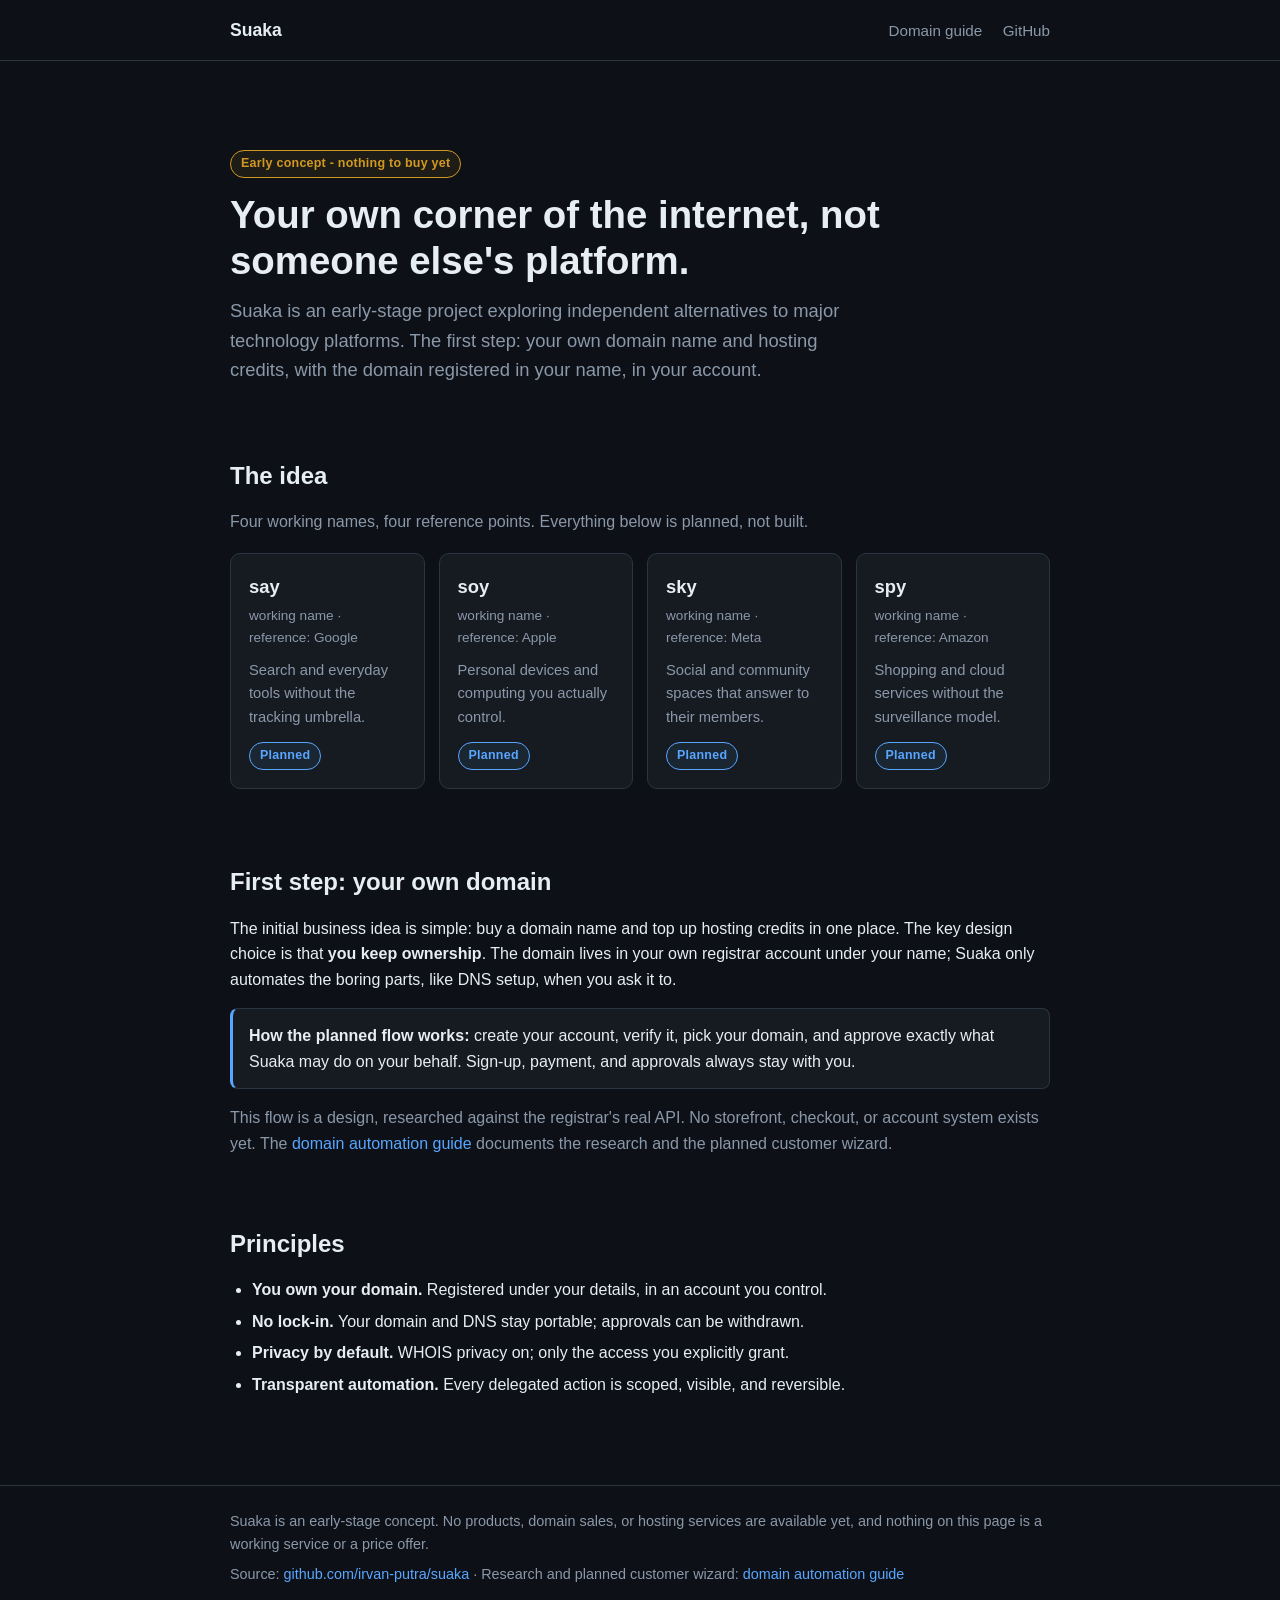
<file: site/index.html>
<!DOCTYPE html>
<html lang="en">
<head>
<meta charset="utf-8">
<meta name="viewport" content="width=device-width, initial-scale=1">
<title>Suaka - independent alternatives to big tech</title>
<meta name="description" content="Suaka is an early-stage concept for independent alternatives to major technology platforms. First step: your own domain and hosting, with you in control.">
<link rel="stylesheet" href="assets/style.css">
</head>
<body>

<header class="site-nav">
  <div class="wrap">
    <a class="brand" href="./">Suaka</a>
    <nav>
      <a href="guide/">Domain guide</a>
      <a href="https://github.com/irvan-putra/suaka">GitHub</a>
    </nav>
  </div>
</header>

<main class="wrap">

  <div class="hero">
    <span class="badge">Early concept - nothing to buy yet</span>
    <h1>Your own corner of the internet, not someone else's platform.</h1>
    <p class="lede">Suaka is an early-stage project exploring independent alternatives to major technology platforms. The first step: your own domain name and hosting credits, with the domain registered in your name, in your account.</p>
  </div>

  <section>
    <h2>The idea</h2>
    <p class="muted">Four working names, four reference points. Everything below is planned, not built.</p>
    <div class="cards">
      <div class="card">
        <h3>say</h3>
        <div class="ref">working name &middot; reference: Google</div>
        <p>Search and everyday tools without the tracking umbrella.</p>
        <span class="badge planned">Planned</span>
      </div>
      <div class="card">
        <h3>soy</h3>
        <div class="ref">working name &middot; reference: Apple</div>
        <p>Personal devices and computing you actually control.</p>
        <span class="badge planned">Planned</span>
      </div>
      <div class="card">
        <h3>sky</h3>
        <div class="ref">working name &middot; reference: Meta</div>
        <p>Social and community spaces that answer to their members.</p>
        <span class="badge planned">Planned</span>
      </div>
      <div class="card">
        <h3>spy</h3>
        <div class="ref">working name &middot; reference: Amazon</div>
        <p>Shopping and cloud services without the surveillance model.</p>
        <span class="badge planned">Planned</span>
      </div>
    </div>
  </section>

  <section>
    <h2>First step: your own domain</h2>
    <p>The initial business idea is simple: buy a domain name and top up hosting credits in one place. The key design choice is that <strong>you keep ownership</strong>. The domain lives in your own registrar account under your name; Suaka only automates the boring parts, like DNS setup, when you ask it to.</p>
    <div class="callout">
      <p><strong>How the planned flow works:</strong> create your account, verify it, pick your domain, and approve exactly what Suaka may do on your behalf. Sign-up, payment, and approvals always stay with you.</p>
    </div>
    <p class="muted">This flow is a design, researched against the registrar's real API. No storefront, checkout, or account system exists yet. The <a href="guide/">domain automation guide</a> documents the research and the planned customer wizard.</p>
  </section>

  <section>
    <h2>Principles</h2>
    <ul class="plain">
      <li><strong>You own your domain.</strong> Registered under your details, in an account you control.</li>
      <li><strong>No lock-in.</strong> Your domain and DNS stay portable; approvals can be withdrawn.</li>
      <li><strong>Privacy by default.</strong> WHOIS privacy on; only the access you explicitly grant.</li>
      <li><strong>Transparent automation.</strong> Every delegated action is scoped, visible, and reversible.</li>
    </ul>
  </section>

</main>

<footer>
  <div class="wrap">
    <p>Suaka is an early-stage concept. No products, domain sales, or hosting services are available yet, and nothing on this page is a working service or a price offer.</p>
    <p>Source: <a href="https://github.com/irvan-putra/suaka">github.com/irvan-putra/suaka</a> &middot; Research and planned customer wizard: <a href="guide/">domain automation guide</a></p>
  </div>
</footer>

</body>
</html>
</file>
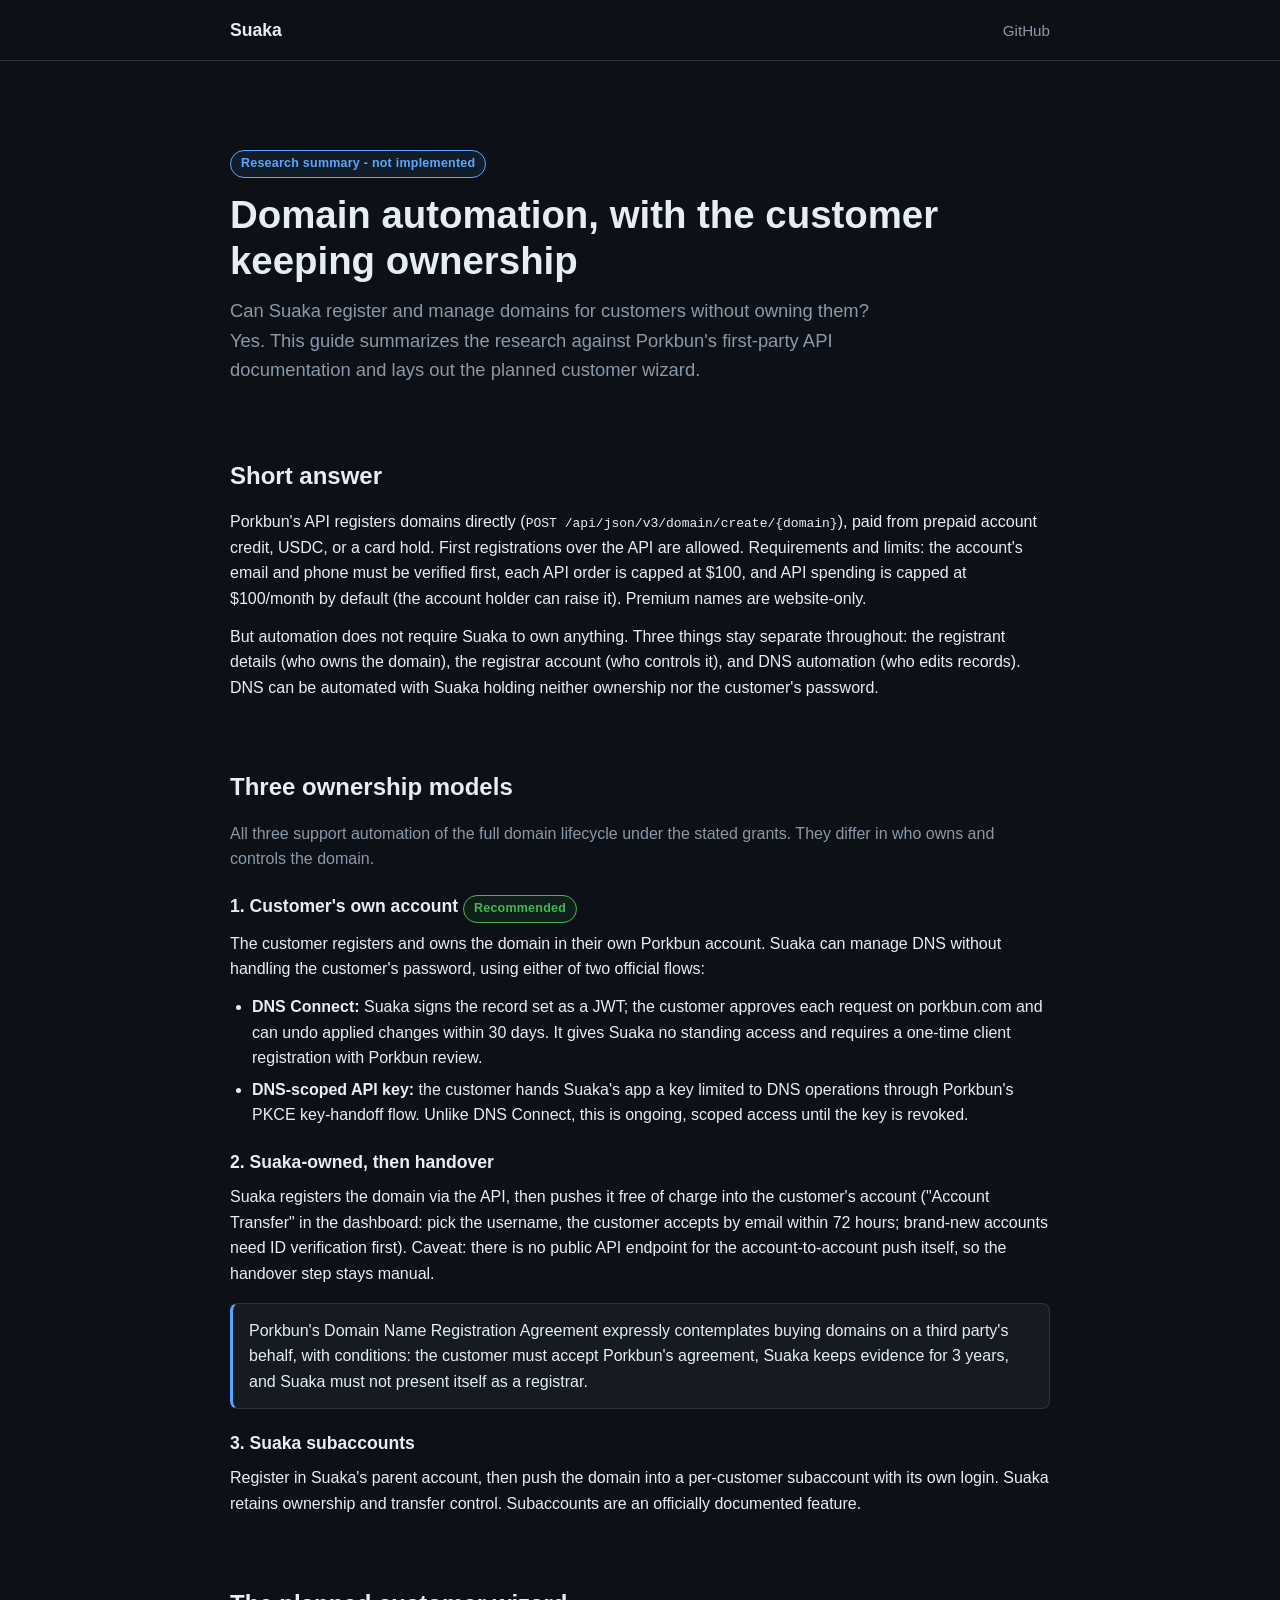
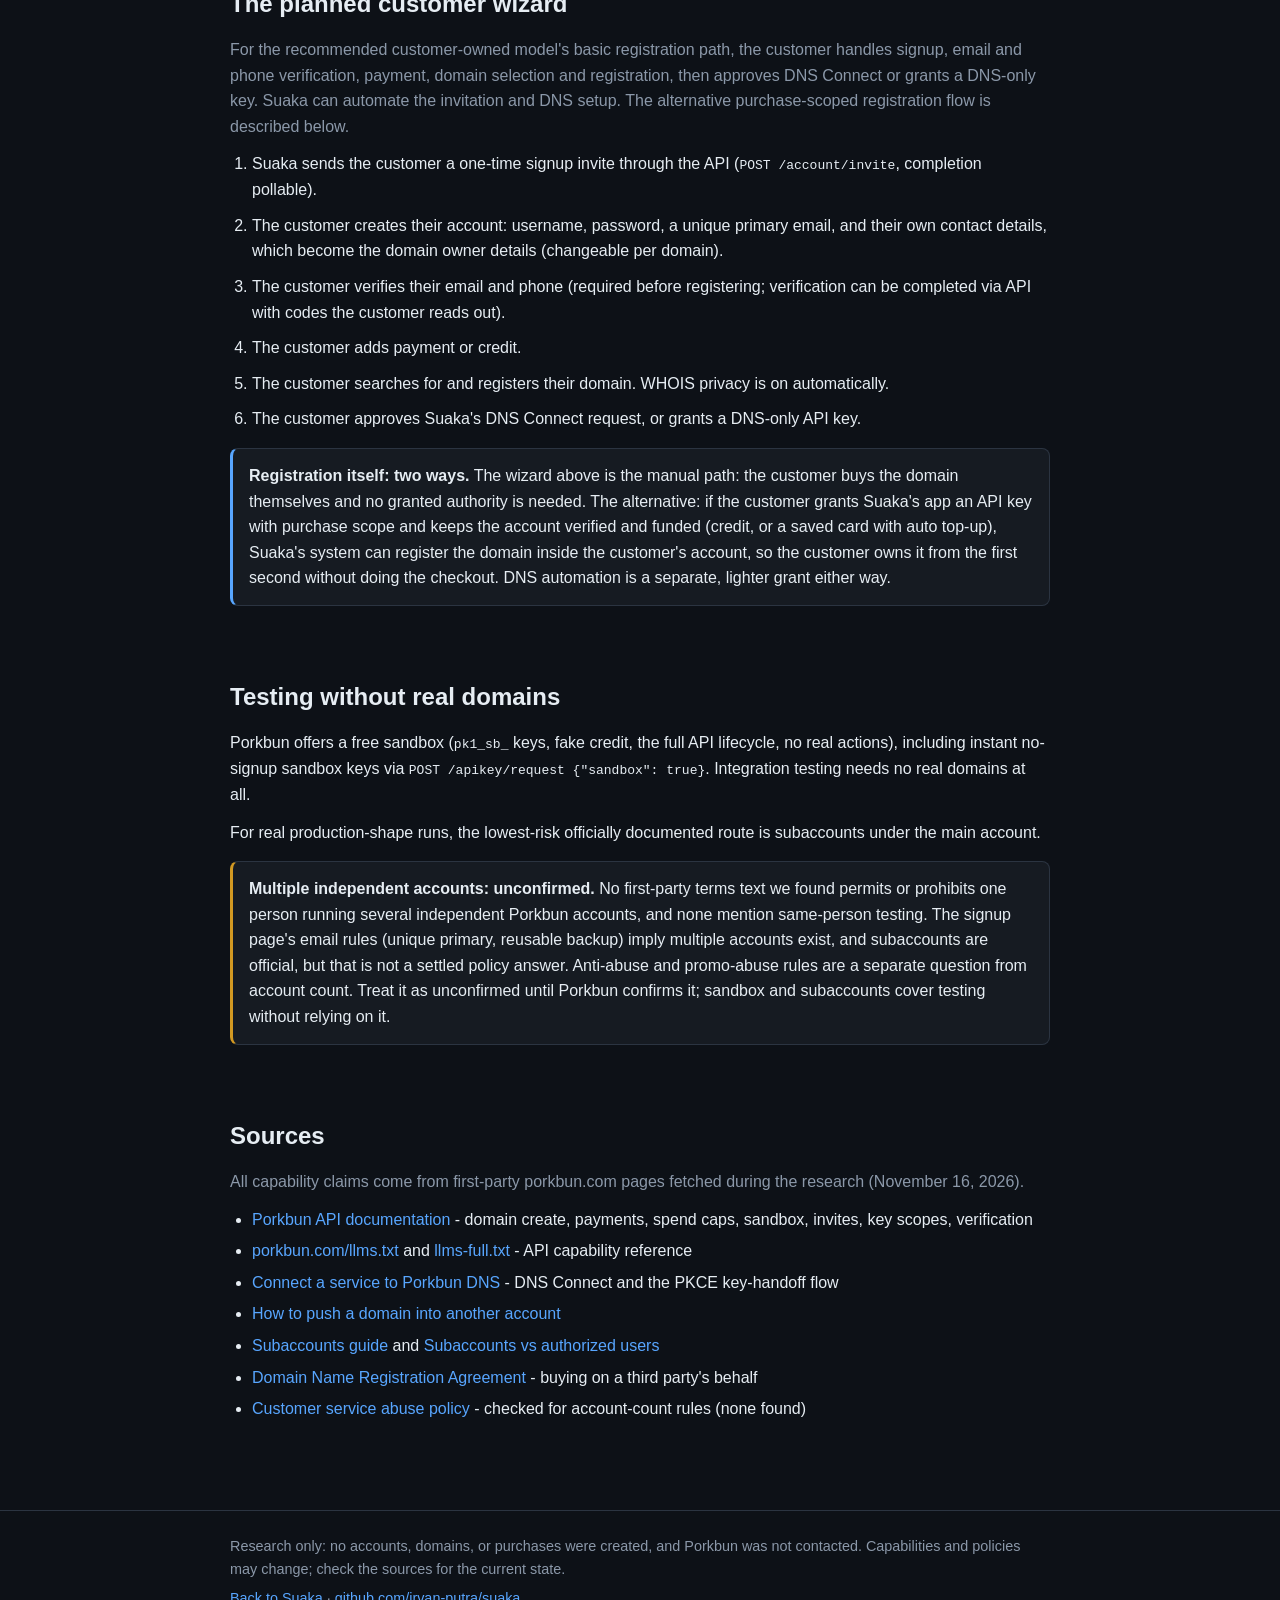
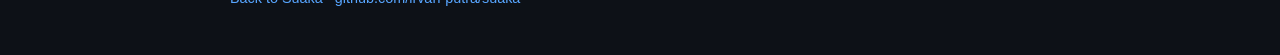
<file: site/guide/index.html>
<!DOCTYPE html>
<html lang="en">
<head>
<meta charset="utf-8">
<meta name="viewport" content="width=device-width, initial-scale=1">
<title>Domain automation guide - Suaka</title>
<meta name="description" content="Research summary: how Suaka can automate domain registration and DNS for customers through the Porkbun API while customers keep ownership. Includes the planned customer wizard.">
<link rel="stylesheet" href="../assets/style.css">
</head>
<body>

<header class="site-nav">
  <div class="wrap">
    <a class="brand" href="../">Suaka</a>
    <nav>
      <a href="https://github.com/irvan-putra/suaka">GitHub</a>
    </nav>
  </div>
</header>

<main class="wrap">

  <div class="hero">
    <span class="badge planned">Research summary - not implemented</span>
    <h1>Domain automation, with the customer keeping ownership</h1>
    <p class="lede">Can Suaka register and manage domains for customers without owning them? Yes. This guide summarizes the research against Porkbun's first-party API documentation and lays out the planned customer wizard.</p>
  </div>

  <section>
    <h2>Short answer</h2>
    <p>Porkbun's API registers domains directly (<code>POST /api/json/v3/domain/create/{domain}</code>), paid from prepaid account credit, USDC, or a card hold. First registrations over the API are allowed. Requirements and limits: the account's email and phone must be verified first, each API order is capped at $100, and API spending is capped at $100/month by default (the account holder can raise it). Premium names are website-only.</p>
    <p>But automation does not require Suaka to own anything. Three things stay separate throughout: the registrant details (who owns the domain), the registrar account (who controls it), and DNS automation (who edits records). DNS can be automated with Suaka holding neither ownership nor the customer's password.</p>
  </section>

  <section>
    <h2>Three ownership models</h2>
    <p class="muted">All three support automation of the full domain lifecycle under the stated grants. They differ in who owns and controls the domain.</p>

    <h3>1. Customer's own account <span class="badge ok">Recommended</span></h3>
    <p>The customer registers and owns the domain in their own Porkbun account. Suaka can manage DNS without handling the customer's password, using either of two official flows:</p>
    <ul class="plain">
      <li><strong>DNS Connect:</strong> Suaka signs the record set as a JWT; the customer approves each request on porkbun.com and can undo applied changes within 30 days. It gives Suaka no standing access and requires a one-time client registration with Porkbun review.</li>
      <li><strong>DNS-scoped API key:</strong> the customer hands Suaka's app a key limited to DNS operations through Porkbun's PKCE key-handoff flow. Unlike DNS Connect, this is ongoing, scoped access until the key is revoked.</li>
    </ul>

    <h3>2. Suaka-owned, then handover</h3>
    <p>Suaka registers the domain via the API, then pushes it free of charge into the customer's account ("Account Transfer" in the dashboard: pick the username, the customer accepts by email within 72 hours; brand-new accounts need ID verification first). Caveat: there is no public API endpoint for the account-to-account push itself, so the handover step stays manual.</p>
    <div class="callout">
      <p>Porkbun's Domain Name Registration Agreement expressly contemplates buying domains on a third party's behalf, with conditions: the customer must accept Porkbun's agreement, Suaka keeps evidence for 3 years, and Suaka must not present itself as a registrar.</p>
    </div>

    <h3>3. Suaka subaccounts</h3>
    <p>Register in Suaka's parent account, then push the domain into a per-customer subaccount with its own login. Suaka retains ownership and transfer control. Subaccounts are an officially documented feature.</p>
  </section>

  <section>
    <h2>The planned customer wizard</h2>
    <p class="muted">For the recommended customer-owned model's basic registration path, the customer handles signup, email and phone verification, payment, domain selection and registration, then approves DNS Connect or grants a DNS-only key. Suaka can automate the invitation and DNS setup. The alternative purchase-scoped registration flow is described below.</p>
    <ol class="steps">
      <li>Suaka sends the customer a one-time signup invite through the API (<code>POST /account/invite</code>, completion pollable).</li>
      <li>The customer creates their account: username, password, a unique primary email, and their own contact details, which become the domain owner details (changeable per domain).</li>
      <li>The customer verifies their email and phone (required before registering; verification can be completed via API with codes the customer reads out).</li>
      <li>The customer adds payment or credit.</li>
      <li>The customer searches for and registers their domain. WHOIS privacy is on automatically.</li>
      <li>The customer approves Suaka's DNS Connect request, or grants a DNS-only API key.</li>
    </ol>
    <div class="callout">
      <p><strong>Registration itself: two ways.</strong> The wizard above is the manual path: the customer buys the domain themselves and no granted authority is needed. The alternative: if the customer grants Suaka's app an API key with purchase scope and keeps the account verified and funded (credit, or a saved card with auto top-up), Suaka's system can register the domain inside the customer's account, so the customer owns it from the first second without doing the checkout. DNS automation is a separate, lighter grant either way.</p>
    </div>
  </section>

  <section>
    <h2>Testing without real domains</h2>
    <p>Porkbun offers a free sandbox (<code>pk1_sb_</code> keys, fake credit, the full API lifecycle, no real actions), including instant no-signup sandbox keys via <code>POST /apikey/request {"sandbox": true}</code>. Integration testing needs no real domains at all.</p>
    <p>For real production-shape runs, the lowest-risk officially documented route is subaccounts under the main account.</p>
    <div class="callout warn">
      <p><strong>Multiple independent accounts: unconfirmed.</strong> No first-party terms text we found permits or prohibits one person running several independent Porkbun accounts, and none mention same-person testing. The signup page's email rules (unique primary, reusable backup) imply multiple accounts exist, and subaccounts are official, but that is not a settled policy answer. Anti-abuse and promo-abuse rules are a separate question from account count. Treat it as unconfirmed until Porkbun confirms it; sandbox and subaccounts cover testing without relying on it.</p>
    </div>
  </section>

  <section>
    <h2>Sources</h2>
    <p class="muted">All capability claims come from first-party porkbun.com pages fetched during the research (November 16, 2026).</p>
    <ul class="plain">
      <li><a href="https://porkbun.com/api/json/v3/documentation">Porkbun API documentation</a> - domain create, payments, spend caps, sandbox, invites, key scopes, verification</li>
      <li><a href="https://porkbun.com/llms.txt">porkbun.com/llms.txt</a> and <a href="https://porkbun.com/llms-full.txt">llms-full.txt</a> - API capability reference</li>
      <li><a href="https://porkbun.com/llms/guides/connect-a-service-to-porkbun-dns">Connect a service to Porkbun DNS</a> - DNS Connect and the PKCE key-handoff flow</li>
      <li><a href="https://kb.porkbun.com/article/72-how-to-push-a-domain-into-another-account">How to push a domain into another account</a></li>
      <li><a href="https://kb.porkbun.com/article/182-subaccounts-guide">Subaccounts guide</a> and <a href="https://kb.porkbun.com/article/242-subaccounts-vs-authorized-users">Subaccounts vs authorized users</a></li>
      <li><a href="https://porkbun.com/legal/agreement/domain_name_registration_agreement">Domain Name Registration Agreement</a> - buying on a third party's behalf</li>
      <li><a href="https://porkbun.com/legal/agreement/customer_service_abuse_policy">Customer service abuse policy</a> - checked for account-count rules (none found)</li>
    </ul>
  </section>

</main>

<footer>
  <div class="wrap">
    <p>Research only: no accounts, domains, or purchases were created, and Porkbun was not contacted. Capabilities and policies may change; check the sources for the current state.</p>
    <p><a href="../">Back to Suaka</a> &middot; <a href="https://github.com/irvan-putra/suaka">github.com/irvan-putra/suaka</a></p>
  </div>
</footer>

</body>
</html>
</file>
<file: site/assets/style.css>
:root {
  --bg: #0d1117;
  --panel: #161b22;
  --border: #2b3441;
  --text: #e6edf3;
  --muted: #8b98a9;
  --accent: #58a6ff;
  --accent-2: #3fb950;
  --warn: #d29922;
}

* { box-sizing: border-box; margin: 0; padding: 0; }

body {
  background: var(--bg);
  color: var(--text);
  font-family: -apple-system, BlinkMacSystemFont, "Segoe UI", Helvetica, Arial, sans-serif;
  line-height: 1.6;
}

.wrap { max-width: 860px; margin: 0 auto; padding: 0 20px; }

a { color: var(--accent); text-decoration: none; }
a:hover { text-decoration: underline; }

header.site-nav {
  border-bottom: 1px solid var(--border);
  padding: 16px 0;
  margin-bottom: 40px;
}
header.site-nav .wrap { display: flex; justify-content: space-between; align-items: baseline; flex-wrap: wrap; gap: 8px; }
header.site-nav .brand { font-weight: 700; font-size: 1.1rem; color: var(--text); }
header.site-nav .brand:hover { text-decoration: none; }
header.site-nav nav a { margin-left: 16px; color: var(--muted); font-size: 0.95rem; }
header.site-nav nav a:hover { color: var(--text); }

.badge {
  display: inline-block;
  font-size: 0.78rem;
  font-weight: 600;
  letter-spacing: 0.02em;
  padding: 3px 10px;
  border-radius: 999px;
  border: 1px solid var(--warn);
  color: var(--warn);
  background: rgba(210, 153, 34, 0.08);
}
.badge.planned { border-color: var(--accent); color: var(--accent); background: rgba(88, 166, 255, 0.08); }
.badge.ok { border-color: var(--accent-2); color: var(--accent-2); background: rgba(63, 185, 80, 0.08); }

.hero { padding: 48px 0 32px; }
.hero h1 { font-size: 2.4rem; line-height: 1.2; margin: 14px 0 12px; }
.hero p.lede { font-size: 1.15rem; color: var(--muted); max-width: 640px; }

section { padding: 28px 0; }
h2 { font-size: 1.5rem; margin-bottom: 14px; }
h3 { font-size: 1.1rem; margin: 20px 0 8px; }
p { margin-bottom: 12px; }
.muted { color: var(--muted); }

.cards { display: grid; grid-template-columns: repeat(auto-fit, minmax(180px, 1fr)); gap: 14px; margin: 18px 0; }
.card {
  background: var(--panel);
  border: 1px solid var(--border);
  border-radius: 10px;
  padding: 18px;
}
.card h3 { margin: 0 0 4px; font-size: 1.15rem; }
.card .ref { color: var(--muted); font-size: 0.85rem; margin-bottom: 10px; }
.card p { font-size: 0.92rem; color: var(--muted); margin-bottom: 12px; }

.callout {
  background: var(--panel);
  border: 1px solid var(--border);
  border-left: 3px solid var(--accent);
  border-radius: 8px;
  padding: 14px 16px;
  margin: 16px 0;
}
.callout.warn { border-left-color: var(--warn); }
.callout p:last-child { margin-bottom: 0; }

ol.steps { margin: 12px 0 12px 22px; }
ol.steps li { margin-bottom: 10px; }

ul.plain { margin: 8px 0 12px 22px; }
ul.plain li { margin-bottom: 6px; }

footer {
  border-top: 1px solid var(--border);
  margin-top: 48px;
  padding: 24px 0 40px;
  color: var(--muted);
  font-size: 0.9rem;
}
footer p { margin-bottom: 6px; }

@media (max-width: 520px) {
  .hero h1 { font-size: 1.8rem; }
}
</file>
